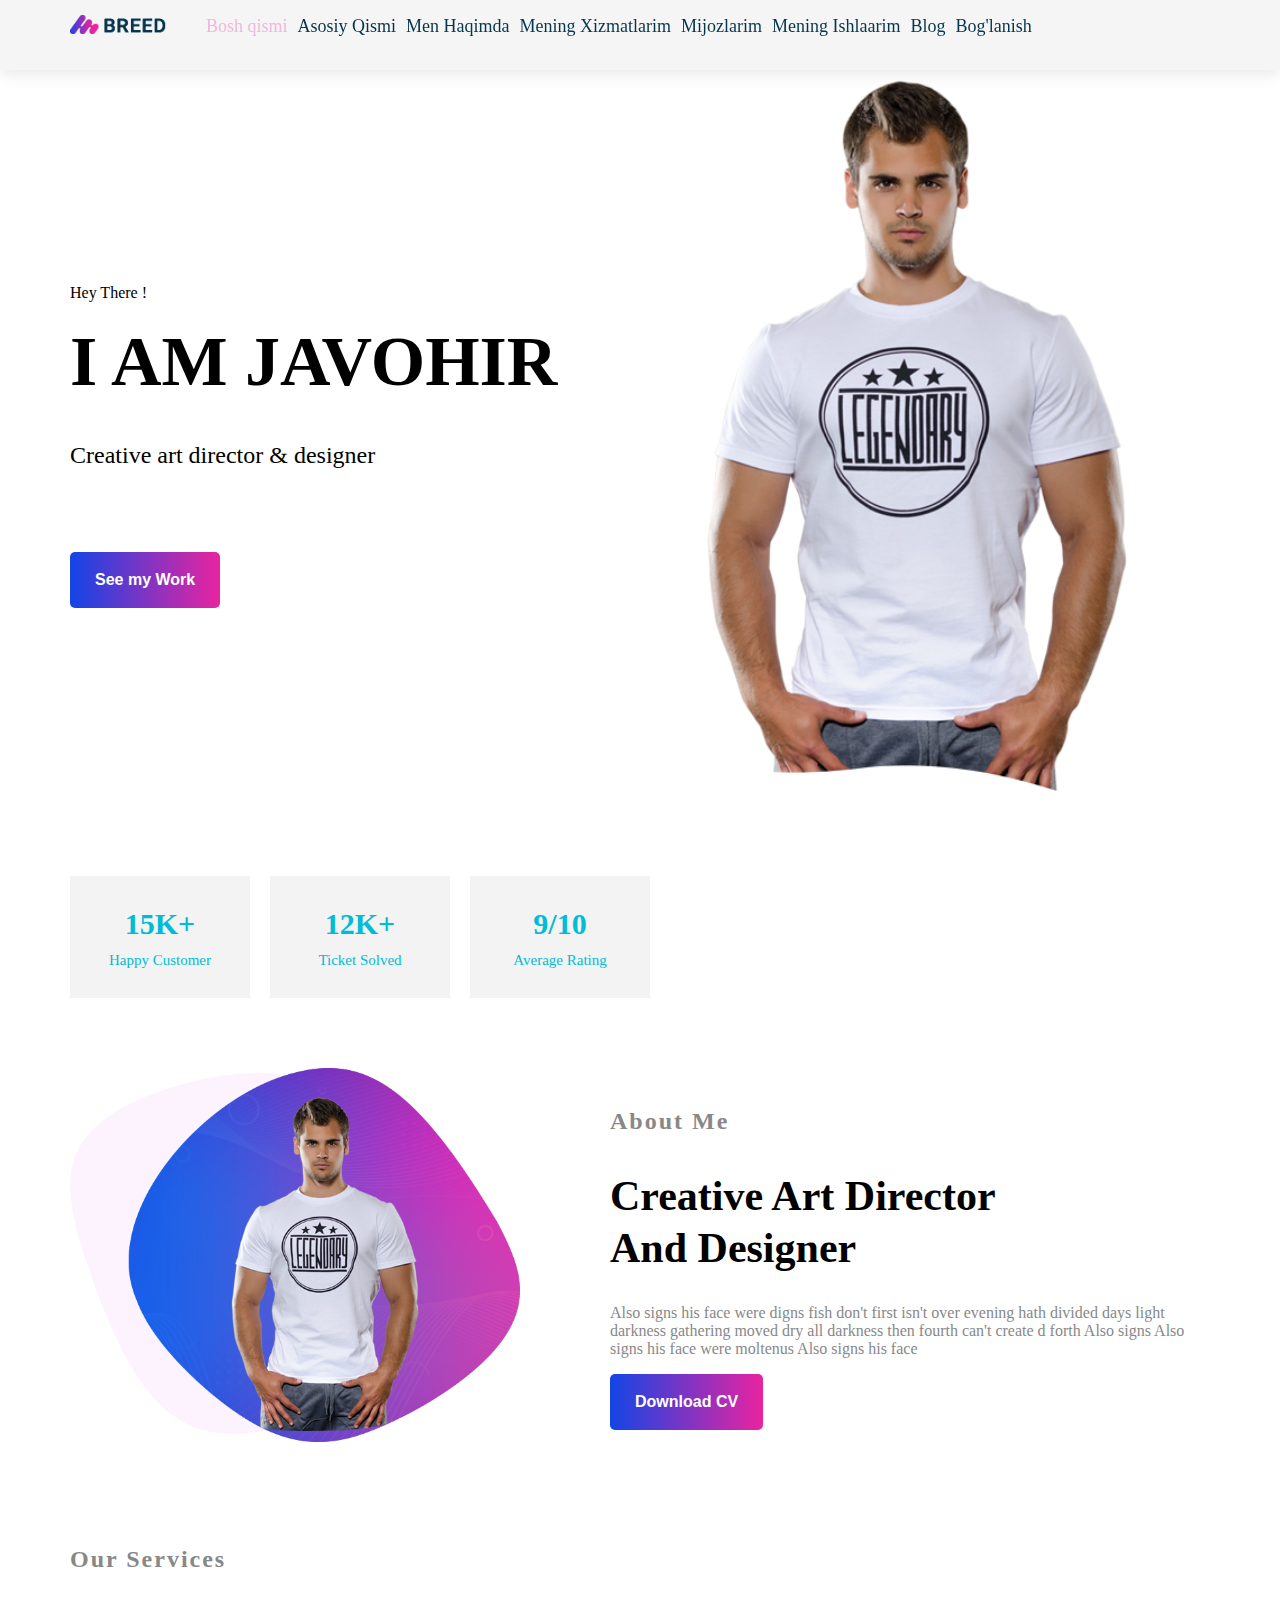
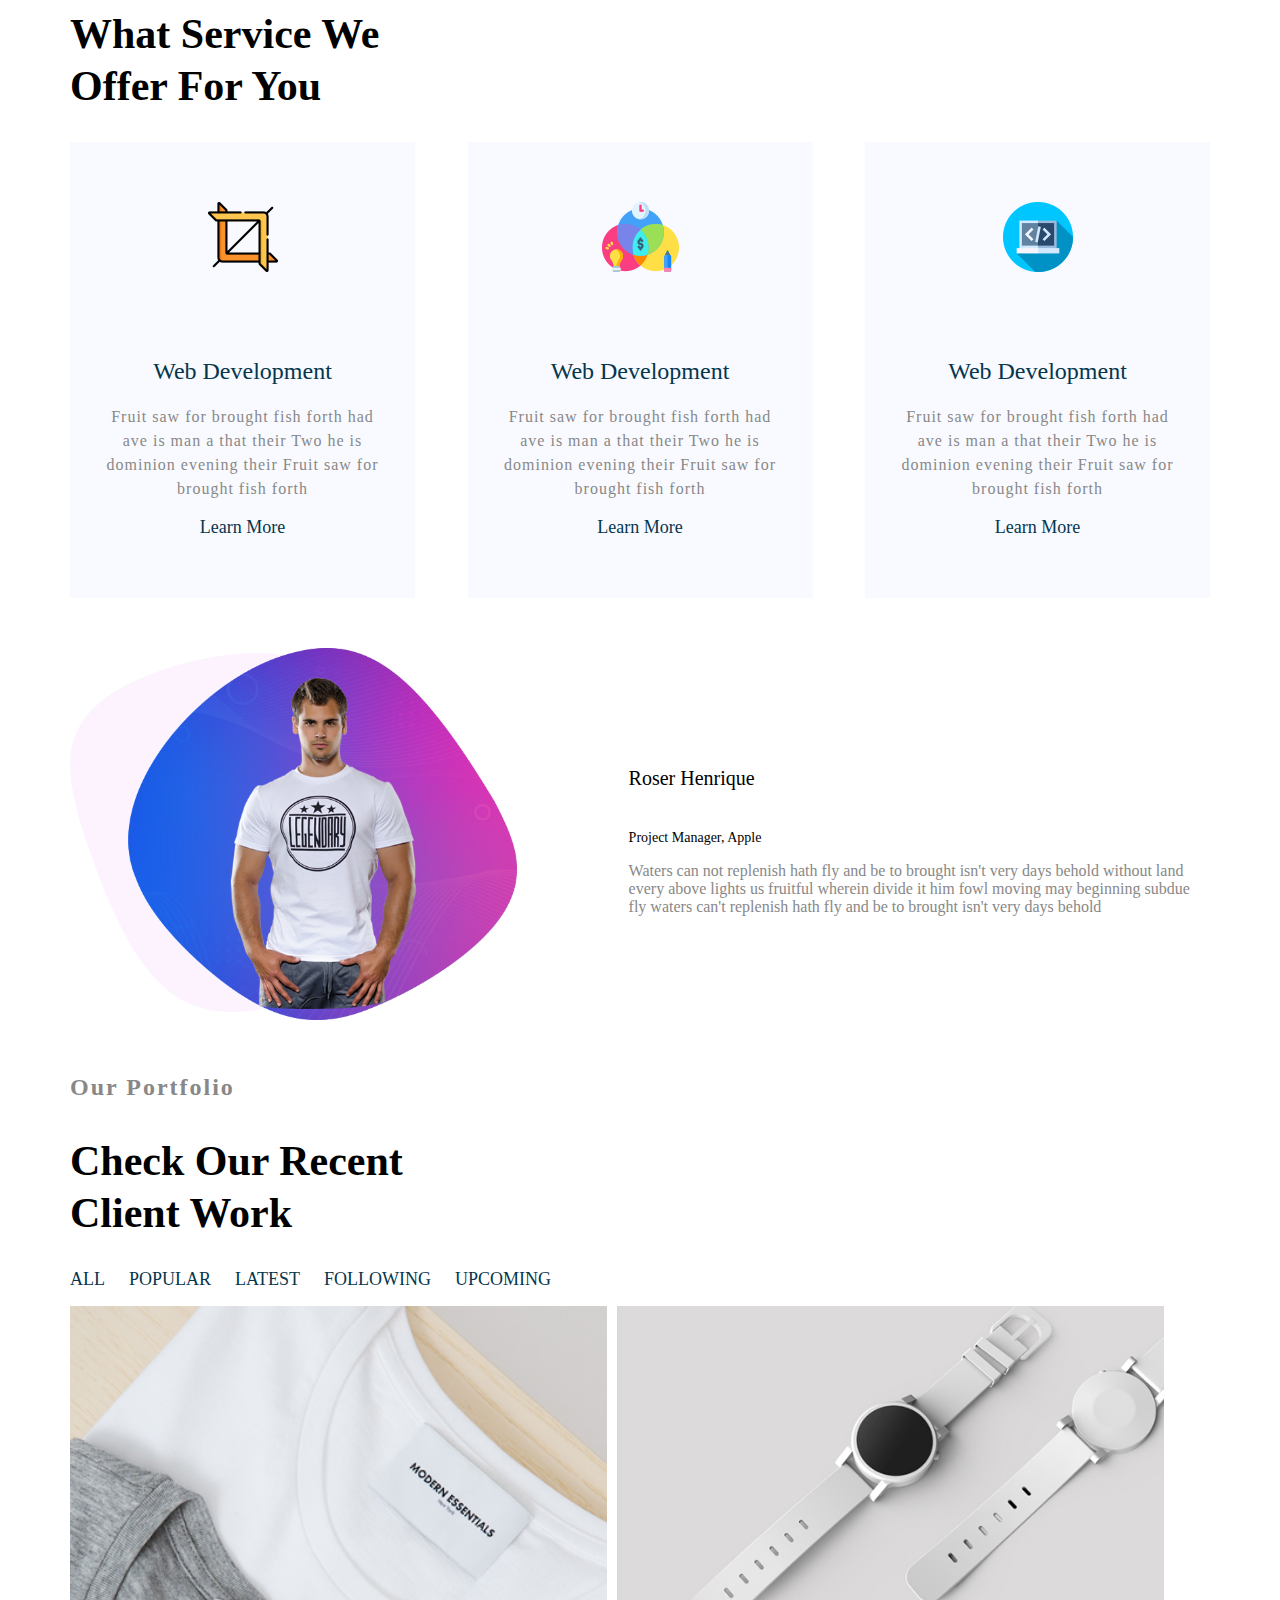
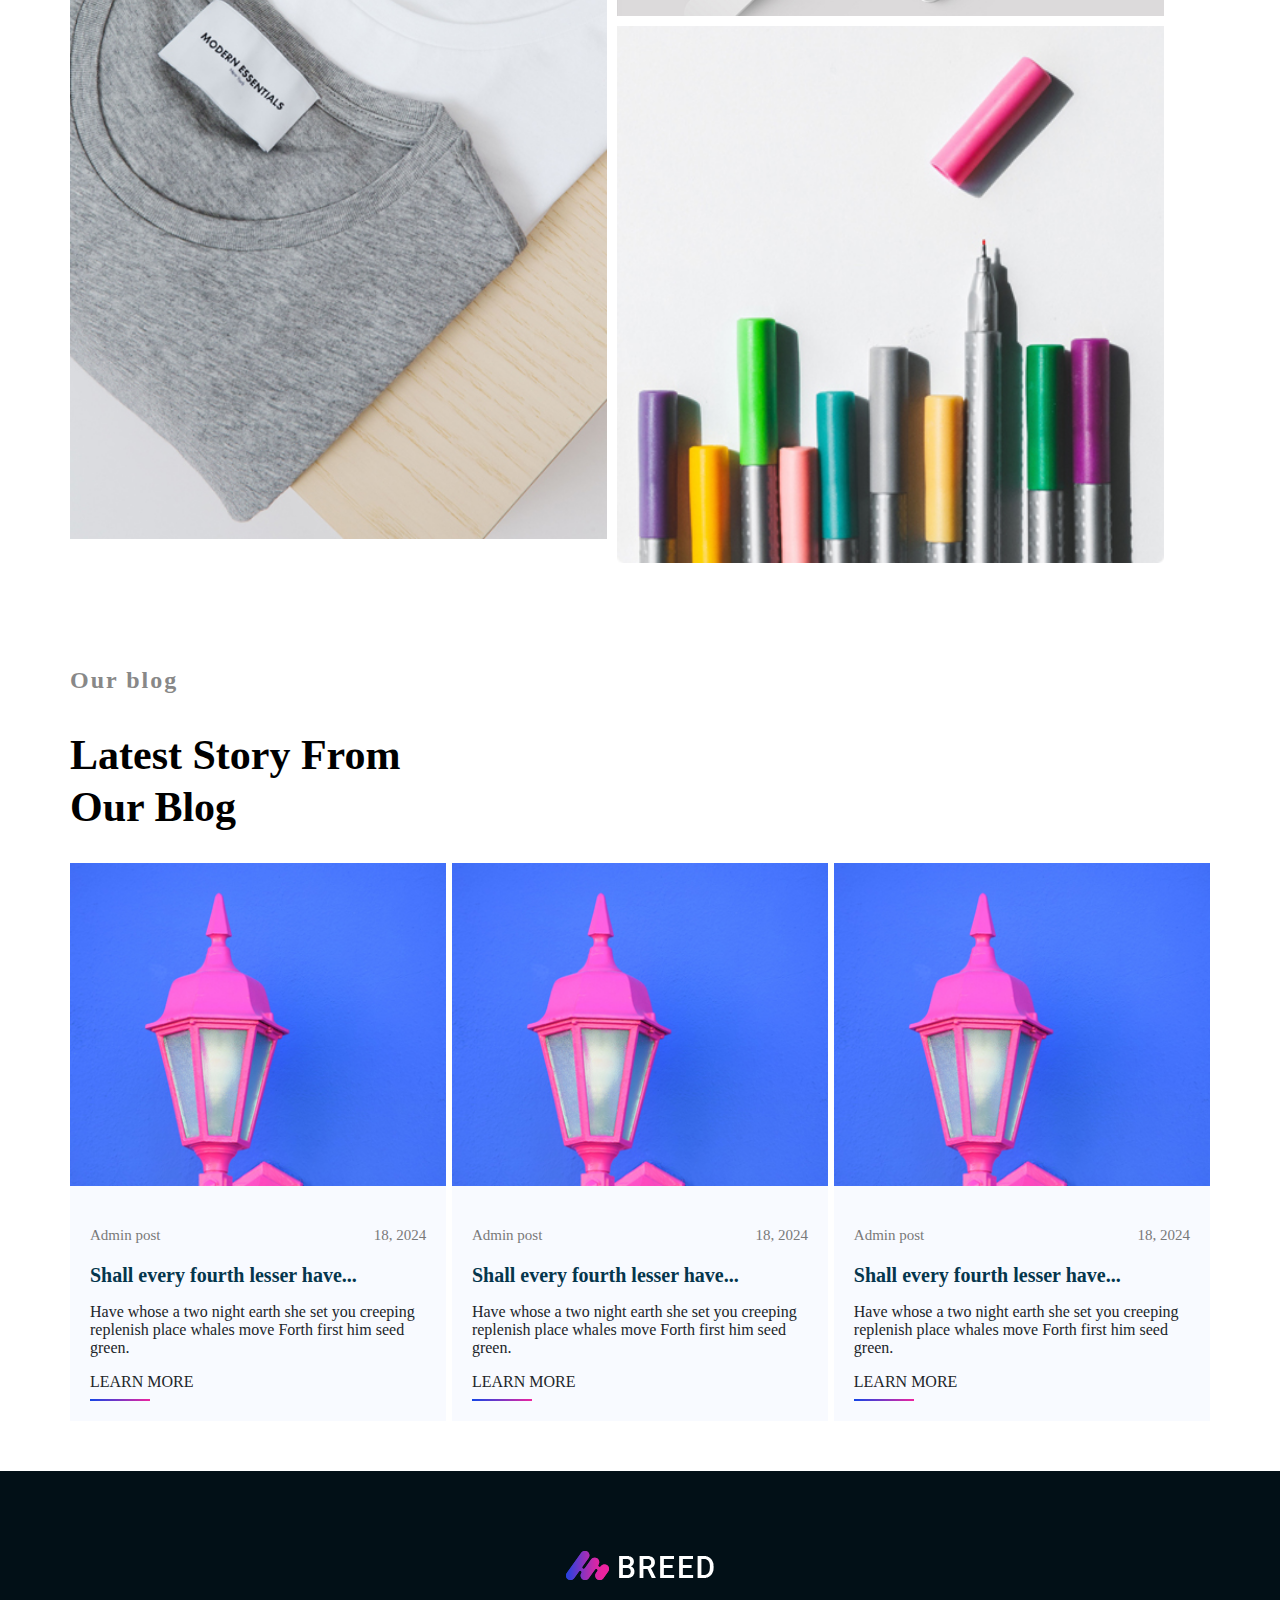
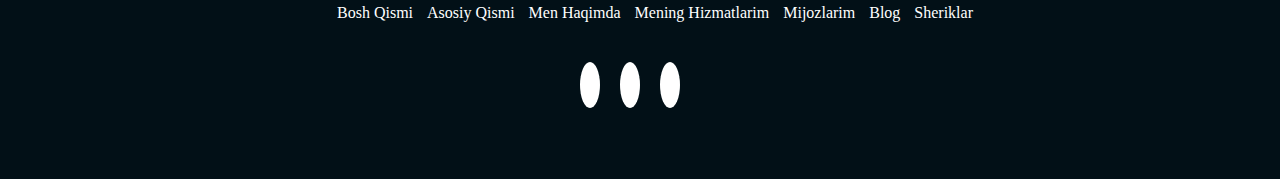
<file: index.html>
<!DOCTYPE html>
<html>

<head>
    <link rel="stylesheet" href="main.css">
    <link rel="stylesheet" href="umumiy.css">
    <meta name="viewport" content="width=device-width, initial-scale=1.0">
    <link rel="stylesheet" href="https://cdnjs.cloudflare.com/ajax/libs/font-awesome/6.6.0/css/all.min.css"
        integrity="sha512-Kc323vGBEqzTmouAECnVceyQqyqdsSiqLQISBL29aUW4U/M7pSPA/gEUZQqv1cwx4OnYxTxve5UMg5GT6L4JJg=="
        crossorigin="anonymous" referrerpolicy="no-referrer" />
    <title>Javohir</title>
</head>

<body>
    <!-- header section -->
    <header class="header">
        <div class="container">
            <nav class="navbar">
                <div class="header-img">
                    <img src="./Images/logo.png" alt="rasm yuklanmadi">
                </div>
                <ul class="navbar-list">
                    <li><a href="#" class="active">Bosh qismi</a></li>
                    <li><a href="#banner-area__section">Asosiy Qismi</a></li>
                    <li><a href="#about-section">Men Haqimda</a></li>
                    <li><a href="#services-section">Mening Xizmatlarim</a></li>
                    <li><a href="#clients-section">Mijozlarim</a></li>
                    <li><a href="#portfolio-section">Mening Ishlaarim</a></li>
                    <li><a href="#blog-section">Blog</a></li>
                    <li><a href="contact.html">Bog'lanish</a></li>
                </ul>
            </nav>
        </div>
    </header>
    <!-- /header section -->

    <!-- banner-area section  -->
    <section class="banner-area__section" id="banner-area__section">
        <div class="container">
            <div class="banner-section__box">
                <div class="banner-info">
                    <h3>Hey There !</h3>
                    <h1>I am Javohir</h1>
                    <h5>Creative art director & designer</h5>
                    <div class="banner-icons">
                        <a href="https://www.instagram.com/suvonov_javohir1/#" target="_blank"><i
                                class="fa-brands fa-instagram"></i></a>
                        <a href="https://t.me/Suvonov_Javoh1r" target="_blank"> <i
                                class="fa-brands fa-telegram"></i></a>
                        <a href="https://youtu.be/rBmJZhbquyA?si=c7gsxH2eUNGrXQDG" target="_blank"> <i
                                class="fa-brands fa-youtube"></i></a>
                    </div>
                    <button class="main-button">See my Work</button>
                </div>
                <div class="banner-img">
                    <img src="./Images/home-right.png" alt="rasm topilmadi">
                </div>
            </div>
        </div>
    </section>
    <!-- /banner-area section -->

    <!-- statistic section -->
    <section class="staistic-section">
        <div class="container">

            <div class="statistic-cards">
                <div class="statistic-card">
                    <h3>15K+</h3>
                    <p>Happy Customer</p>
                </div>

                <div class="statistic-card">
                    <h3>12K+</h3>
                    <p>Ticket Solved</p>
                </div>

                <div class="statistic-card">
                    <h3>9/10</h3>
                    <p>Average Rating</p>
                </div>
            </div>

        </div>
    </section>
    <!-- /statistic section -->

    <!-- about section -->
    <section class="about-section" id="about-section">
        <div class="container">
            <div class="about-section__box">
                <div class="about-section__img">
                    <img src="./Images/about-us.png" alt="rasm topilmadi">
                </div>
                <div class="about-section__info">
                    <p class="section-header">About Me</p>
                    <h2 class="section-title">
                        Creative Art Director <br> And Designer
                    </h2>
                    <p class="about-section__text">
                        Also signs his face were digns fish don't first isn't over evening hath divided days light
                        darkness gathering moved dry all darkness then fourth can't create d forth Also signs Also signs
                        his face were moltenus Also signs his face
                    </p>
                    <button class="main-button">Download CV</button>
                </div>
            </div>
        </div>
    </section>
    <!-- /about section -->

    <!-- services section -->
    <section class="services-section" id="services-section">
        <div class="container">
            <p class="section-header">Our Services</p>
            <h2 class="section-title">
                What Service We <br>
                Offer For You
            </h2>
            <div class="services-section__cards">
                <div class="services-section__card">
                    <img src="./Images/s1.png" alt="img is not defient">
                    <h4>Web Development</h4>
                    <p>
                        Fruit saw for brought fish forth had ave is man a that their Two he is dominion evening their
                        Fruit saw for brought fish forth
                    </p>
                    <a href="#">Learn More</a>
                </div>
                <div class="services-section__card">
                    <img src="./Images/s2.png" alt="img is not defient">
                    <h4>Web Development</h4>
                    <p>
                        Fruit saw for brought fish forth had ave is man a that their Two he is dominion evening their
                        Fruit saw for brought fish forth
                    </p>
                    <a href="#">Learn More</a>
                </div>
                <div class="services-section__card">
                    <img src="./Images/s3.png" alt="img is not defient">
                    <h4>Web Development</h4>
                    <p>
                        Fruit saw for brought fish forth had ave is man a that their Two he is dominion evening their
                        Fruit saw for brought fish forth
                    </p>
                    <a href="#">Learn More</a>
                </div>
            </div>
        </div>
    </section>
    <!-- /services section -->

    <!-- clients section  -->
    <div class="container">
        <section class="clients-section" id="clients-section">
            <div class="clients-section__box">
                <div class="clients-section__img">
                    <img src="./Images/about-us.png" alt="img is not defiend">
                </div>
                <div class="clients-section__info">
                    <h4>Roser Henrique</h4>
                    <p class="clients-position">Project Manager, Apple</p>
                    <p class="clients-comment">
                        Waters can not replenish hath fly and be to brought isn't very days behold without land every
                        above
                        lights us fruitful wherein divide it him fowl moving may beginning subdue fly waters can't
                        replenish
                        hath fly and be to brought isn't very days behold
                    </p>
                    <div class="clients-icon">
                        <i class="fa-solid fa-star"></i>
                        <i class="fa-solid fa-star"></i>
                        <i class="fa-solid fa-star"></i>
                        <i class="fa-solid fa-star"></i>
                        <i class="fa-solid fa-star bad"></i>
                    </div>
                </div>
            </div>
        </section>
    </div>
    <!-- /clients section  -->

    <!-- our portfolio -->
    <div class="container">
        <section class="portfolio-section" id="portfolio-section">
            <p class="section-header">Our Portfolio</p>
            <h2 class="section-title">
                Check Our Recent <br>
                Client Work
            </h2>
            <ul class="portfolio-section__list">
                <li><a href="#">All</a></li>
                <li><a href="#">Popular</a></li>
                <li><a href="#">Latest</a></li>
                <li><a href="#">Following</a></li>
                <li><a href="#">upcoming</a></li>
            </ul>
            <div class="portfolio-section__items">


                <div class="portfolio-section__item item-1">
                    <div class="portfolio-rasm">
                        <img src="./Images/p1.jpg" alt="">
                    </div>
                    <div class="pushti-oyna"></div>
                </div>



                <div class="portfolio-section__item item-2">
                    <div class="portfolio-rasm">
                        <img src="./Images/p4.jpg" alt="">
                    </div>
                    <div class="pushti-oyna"></div>
                </div>



                <div class="portfolio-section__item item-3">
                    <div class="portfolio-rasm">
                        <img src="./Images/p6.jpg" alt="">
                    </div>
                    <div class="pushti-oyna"></div>
                </div>


            </div>
        </section>
    </div>
    <!-- /our portfolio -->

    <!-- blog section -->
    <section class="blog-section" id="blog-section">
        <div class="container">
            <p class="section-header">
                Our blog
            </p>
            <h2 class="section-title">
                Latest Story From <br>
                Our Blog
            </h2>

            <div class="blog-section__cards">

                <div class="blog-section__item">
                    <div class="item-img">
                        <img src="./Images/b1 (1).jpg" alt="rasm topilmadi ">
                    </div>
                    <div class="card-info">
                        <div class="blog-section__icons">
                            <div>
                                <i class="fa-regular fa-user"></i>
                                <p>Admin post</p>
                            </div>
                            <div>
                                <i class="fa-regular fa-calendar"></i>
                                <p>18, 2024</p>
                            </div>
                        </div>
                        <h4 class="card-header">
                            Shall every fourth lesser have...
                        </h4>
                        <p class="card-title">
                            Have whose a two night earth she set you creeping replenish place whales move Forth first
                            him seed green.
                        </p>

                        <a href="#" class="card-link">Learn More</a>
                        <span class="under-line"></span>
                    </div>
                </div>
                <div class="blog-section__item">
                    <div class="item-img">
                        <img src="./Images/b1 (1).jpg" alt="rasm topilmadi ">
                    </div>
                    <div class="card-info">
                        <div class="blog-section__icons">
                            <div>
                                <i class="fa-regular fa-user"></i>
                                <p>Admin post</p>
                            </div>
                            <div>
                                <i class="fa-regular fa-calendar"></i>
                                <p>18, 2024</p>
                            </div>
                        </div>
                        <h4 class="card-header">
                            Shall every fourth lesser have...
                        </h4>
                        <p class="card-title">
                            Have whose a two night earth she set you creeping replenish place whales move Forth first
                            him seed green.
                        </p>

                        <a href="#" class="card-link">Learn More</a>
                        <span class="under-line"></span>
                    </div>
                </div>
                <div class="blog-section__item">
                    <div class="item-img">
                        <img src="./Images/b1 (1).jpg" alt="rasm topilmadi ">
                    </div>
                    <div class="card-info">
                        <div class="blog-section__icons">
                            <div>
                                <i class="fa-regular fa-user"></i>
                                <p>Admin post</p>
                            </div>
                            <div>
                                <i class="fa-regular fa-calendar"></i>
                                <p>18, 2024</p>
                            </div>
                        </div>
                        <h4 class="card-header">
                            Shall every fourth lesser have...
                        </h4>
                        <p class="card-title">
                            Have whose a two night earth she set you creeping replenish place whales move Forth first
                            him seed green.
                        </p>

                        <a href="#" class="card-link">Learn More</a>
                        <span class="under-line"></span>
                    </div>
                </div>
            </div>
        </div>
    </section>
    <!-- /blog section -->

    <!-- footer section -->
    <footer class="footer">
        <div class="container">
            <div class="footer-logo">
                <img src="./Images/logo2.png" alt="">
            </div>
            <ul class="footer-links">
                <li><a href="">Bosh Qismi</a></li>
                <li><a href="">Asosiy Qismi</a></li>
                <li><a href="">Men Haqimda</a></li>
                <li><a href="">Mening Hizmatlarim</a></li>
                <li><a href="">Mijozlarim</a></li>
                <li><a href="">Blog</a></li>
                <li><a href="">Sheriklar</a></li>
            </ul>
            <div class="footer-icons">
                <a href=""><i class="fa-brands fa-instagram"></i></a>
                <a href=""><i class="fa-brands fa-instagram"></i></a>
                <a href=""><i class="fa-brands fa-instagram"></i></a>
            </div>
        </div>
    </footer>
    <!-- /footer section -->
</body>

</html>
</file>
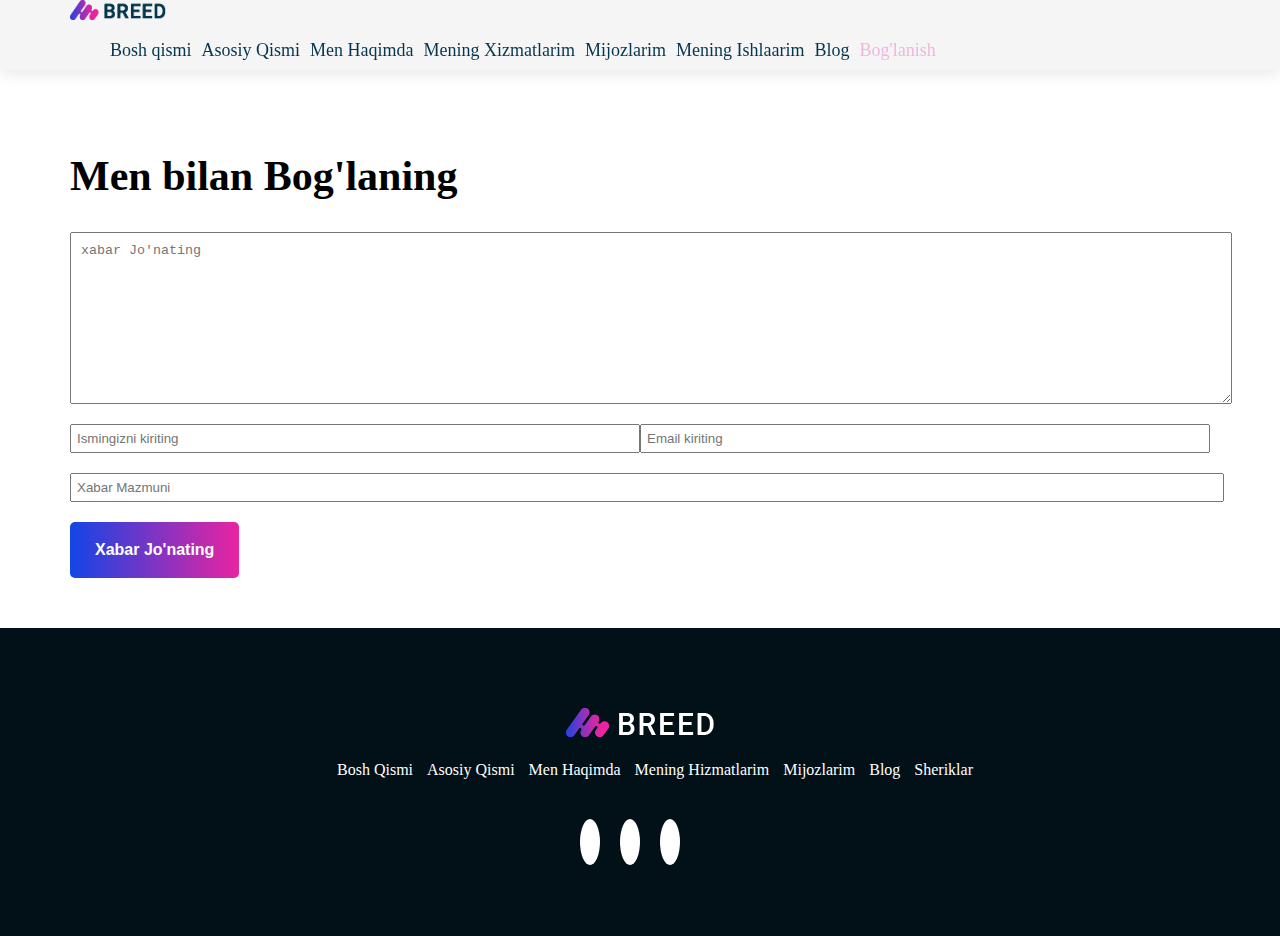
<file: contact.html>
<!DOCTYPE html>
<html lang="en">
<head>
    <link rel="stylesheet" href="umumiy.css">
    <link rel="stylesheet" href="contact.css">
    <link rel="stylesheet" href="https://cdnjs.cloudflare.com/ajax/libs/font-awesome/6.6.0/css/all.min.css"
        integrity="sha512-Kc323vGBEqzTmouAECnVceyQqyqdsSiqLQISBL29aUW4U/M7pSPA/gEUZQqv1cwx4OnYxTxve5UMg5GT6L4JJg=="
        crossorigin="anonymous" referrerpolicy="no-referrer" />
        <title>contact </title>
</head>
<body>
   <!-- header section -->
   <header class="header">
    <div class="container">
        <nav>
            <div class="header-img">
                <img src="./Images/logo.png" alt="rasm yuklanmadi">
            </div>
            <ul class="navbar-list">
                <li><a href="index.html" >Bosh qismi</a></li>
                <li><a href="#banner-area__section">Asosiy Qismi</a></li>
                <li><a href="#about-section">Men Haqimda</a></li>
                <li><a href="#services-section">Mening Xizmatlarim</a></li>
                <li><a href="#clients-section">Mijozlarim</a></li>
                <li><a href="#portfolio-section">Mening Ishlaarim</a></li>
                <li><a href="#blog-section">Blog</a></li>
                <li><a href="contact.html" class="active">Bog'lanish</a></li>
            </ul>
        </nav>
    </div>
</header>
<!-- /header section -->

<section class="form-section">
    <div class="container">
        <h2 class="section-title">Men bilan Bog'laning</h2>
        <form>
            <textarea rows="10" cols="30" class="message" placeholder="xabar Jo'nating"></textarea>
            <div class="input-box">
                <input class="data" type="text" placeholder="Ismingizni kiriting">
                <input class="data" type="email" placeholder="Email kiriting">
            </div>
            <input class="xabar-mazmuni" type="text" placeholder="Xabar Mazmuni">
            <button class="main-button">Xabar Jo'nating</button>
        </form>
    </div>
</section>

<!-- footer section -->
    <footer class="footer">
        <div class="container">
            <div class="footer-logo">
                <img src="./Images/logo2.png" alt="">
            </div>
            <ul class="footer-links">
                <li><a href="">Bosh Qismi</a></li>
                <li><a href="">Asosiy Qismi</a></li>
                <li><a href="">Men Haqimda</a></li>
                <li><a href="">Mening Hizmatlarim</a></li>
                <li><a href="">Mijozlarim</a></li>
                <li><a href="">Blog</a></li>
                <li><a href="">Sheriklar</a></li>
            </ul>
            <div class="footer-icons">
                <a href=""><i class="fa-brands fa-instagram"></i></a>
                <a href=""><i class="fa-brands fa-instagram"></i></a>
                <a href=""><i class="fa-brands fa-instagram"></i></a>
            </div>
        </div>
    </footer>
    <!-- /footer section -->
</body>
</html>
</file>
<file: main.css>
/* banner-area */

.banner-area__section {
    margin: 80px 0;
}

.banner-section__box{
    display: flex;
    align-items: center;
}

.banner-info h3 {
    font-size: 16px;
    font-weight: 400;
    margin-bottom: 20px;
}

.banner-info h1 {
    margin-top: 20px;
    font-size: 70px;
    font-weight: 700;
    margin-bottom: 20px;
    text-transform: uppercase;
}

.banner-icons i {
    color: #007bff;
    font-size: 20px;
    margin-right: 10px;
}

.banner-icons {
    margin-bottom: 20px;
}

.banner-info h5 {
    font-weight: 500;
    font-size: 24px;
}

.banner-img img {
    width: 80%;
    margin-left: 150px;
}

/* statistic section */

.statistic-cards{
    display: flex;
}

.statistic-card {
    background-color: #f3f3f3;
    text-align: center;
    padding: 30px 15px;
    margin-bottom: 20px;
    margin-right: 20px;
    width: 150px;
}

.statistic-card h3 {
    margin: 0;
    font-size: 30px;
    margin-bottom: 10px;
    font-weight: 600;
    line-height: 1.2;
    color: #00bcd4;
}

.statistic-card p {
    margin: 0;
    font-size: 15px;
    line-height: 16px;
    color: #00bcd4;
}

/* men about sectionga stil berishni boshladim  uraaaaaa */
.about-section {
    margin-top: 50px;
}

.about-section__box{
    display: flex;
    align-items: center;
    justify-content: space-between;
}

.about-section__img img {
    width: 450px;
}

.about-section__info {
    vertical-align: middle;
    margin-left: 50px;
    width: 600px;
}

.about-section__text {
    font-size: 16px;
    color: #888;
    font-weight: 400;
}

/* men bu yerdan services sectioga stil berishni boshladim */
.services-section {
    margin-top: 100px;
}

.services-section__cards {
    display: flex;
    justify-content: space-between;
}

.services-section__card {
    padding: 60px 30px;
    text-align: center;
    background-color: #f8faff;
    width: 25%;
    transition: all 0.5s ease-in-out;
}

.services-section__card:hover {
    background-color: #5f30ff;
}

.services-section__card:hover h4 {
    color: white;
}

.services-section__card:hover p {
    color: white;
}

.services-section__card:hover a {
    color: white;
}

.services-section__card img {
    margin-bottom: 50px;
}

.services-section__card h4 {
    color: #05364d;
    font-size: 24px;
    font-weight: 500;
    margin-bottom: 20px;
}

.services-section__card p {
    letter-spacing: 1px;
    color: #888;
    font-weight: 400;
    line-height: 1.5;
    margin-bottom: 16px;
}

.services-section__card a {
    font-size: 18px;
    font-weight: 500;
    color: #05364d;
    margin-top: 40px;
    text-decoration: none;
}

/* clinets section */

.clients-section {
    margin-top: 50px;
}

.clients-section__box{
    display: flex;
    align-items: center;
}

.clients-section__img {
    width: 49%;
}

.clients-section__img img {
    width: 80%;
}

.clients-section__info {
    width: 50%;
}

.clients-section__info h4 {
    font-size: 20px;
    margin-bottom: 40px;
    font-weight: 500;
    line-height: 1.2;

}

.clients-position {
    font-size: 14px;
    font-weight: 400;
}

.clients-comment {
    color: #888;
}

.clients-icon i {
    color: #FFD804;
}

.bad {
    color: #AEB9BE !important;
}

/* portfolio ssection */

.portfolio-section {
    margin-top: 50px;
}

.portfolio-section__list {
    padding: 0;
}

.portfolio-section__list li {
    list-style: none;
    display: inline-block;
    margin-right: 20px;
}

.portfolio-section__list a {
    text-decoration: none;
    font-size: 18px;
    font-weight: 400;
    color: #05364d;
    transition: all 0.4s ease;
    text-transform: uppercase;
}

.portfolio-section__item {
    width: 48%;
    display: inline-block;
    position: relative;
}

.portfolio-section__items {
    position: relative;
}

.portfolio-rasm img {
    width: 100%;
    height: 100%;
}

.pushti-oyna {
    position: absolute;
    background-color: #5f30ff;
    width: 100%;
    height: 100%;
    top: 0;
    left: 0;
    opacity: 0;
    visibility: hidden;
    transition: all 0.3s ease;
    z-index: 333;
}

.portfolio-section__item:hover .pushti-oyna {
    visibility: visible;
    top: 20px;
    left: 20px;
    opacity: 0.8;
}

.item-1 {
    box-sizing: border-box;
    padding-right: 10px;
}

.item-2 {
    position: absolute;
    box-sizing: border-box;
    padding-bottom: 10px;
}

.item-3 {
    position: absolute;
    top: 320px;
}


/* blog section */

.blog-section {
    padding-top: 100px;
}

.blog-section__cards{
    display: flex;
    justify-content: space-between;
}

.blog-section__icons p {
    display: inline;
    font-size: 15px;
}

.blog-section__icons {
    color: #797979;
    margin-top: 20px;
}

.blog-section__icons {
    display: flex;
    justify-content: space-between;
}

.item-img img {
    width: 100%;
    height: auto;
    border-style: none;
    transition: all 0.4s ease;
}

.blog-section__item:hover img {
    transform: scale(1.1);
}

.blog-section__item:hover .card-info {
    background-color: #fff;
    box-shadow: 0 10px 30px rgba(0, 0, 0, 0.13)
}

.item-img {
    height: 323px;
    overflow: hidden;
    vertical-align: middle;
}

.blog-section__item {
    width: 33%;
}

.card-header {
    color: #05364d;
    font-weight: 700;
    font-size: 20px;
    margin-top: 20px;
    margin-bottom: 15px;
}

.card-title {
    font-size: 16px;
    font-weight: 400;
    color: #212529;
    text-align: left;
}

.card-link {
    color: #212529;
    font-weight: 400;
    font-size: 16px;
    text-decoration: none;
    text-transform: uppercase;
}

.card-info {
    background-color: #f8faff;
    padding: 20px 20px 30px;
    transition: all 0.4s ease;
    position: relative;
}

.under-line {
    position: absolute;
    width: 60px;
    height: 2px;
    background: linear-gradient(90deg, #1345e6 0%, #ed239f 100%);
    left: 20px;
    bottom: 20px;
}

@media(max-width:776px) {
    .banner-img {
        display: none;
    }

    .banner-info {
        text-align: center;
    }

    .statistic-cards{
        flex-direction: column;
    }

    .statistic-card {
        width:90%;
    }

    .about-section__img {
        display: none;
    }

    .services-section__cards {
        flex-direction: column;
    }

    .services-section__card {
        width: 80%;
        margin-bottom: 20px;
    }

    .clients-section__box{
        flex-direction: column;
        gap: 32px;
    }

    .clients-section__img {
        text-align: center;
    }

    .clients-section__info {
        width: 100%;
    }

    .clients-section__img img {
        width: 100%;
    }

    .portfolio-section__item {
        display: inline;
    }

    .item-2 {
        left: 0;
        width: 100%;
    }

    .item-3 {
        display: none;
    }

    .blog-section__cards{
        flex-direction: column;
        gap: 32px;
    }

    .blog-section__item {
        width: 100%;
    }

    .about-section__info{
        width: auto;
    }
}

@madia(max-width:996px){
    
}
</file>
<file: umumiy.css>
/* saytimda eng kop uchraydigan stillar*/
body {
    margin: 0;
    padding: 0;
}

html {
    scroll-behavior: smooth;
}

.main-button {
    color: #fff;
    font-weight: 700;
    font-size: 16px;
    line-height: 36px;
    padding: 10px 25px;
    background: linear-gradient(to right, #1345e6 0%, #ed239f 51%, #1345e6 100%);
    background-size: 200% auto;
    border: none;
    border-radius: 5px;
}

.main-button:hover {
    background: linear-gradient(to right, #1345e6 0%, #ed239f 0%, #1345e6 100%);
}

.section-header {
    font-weight: 500;
    color: #888;
    letter-spacing: 2px;
    font-size: 24px;
    font-weight: 700;
}

.section-title {
    font-size: 42px;
    font-weight: 700;
    margin-bottom: 30px;
    line-height: 52px;
}

.header {
    position: fixed;
    background-color: whitesmoke;
    display: block;
    width: 100%;
    top: 0;
    height: 70px;
    box-shadow: 0px 3px 16px 0px rgb(0 0 0 / 10%);
    z-index: 999;
}

/*header section */
.navbar{
    display: flex;
    align-items: center;
}

.header-img img {
    width: 96px;
}

.navbar-list {
    display: flex;
}

.navbar-list li {
   list-style: none;
    margin-right: 10px;
}

.navbar-list a {
    text-decoration: none;
    font-size: 18px;
    color: #05364d;
}

.active {
    color: #efb6df !important;
}

.container {
    max-width: 1140px;
    margin: 0 auto;
}

/* footer */

.footer {
    margin-top: 50px;
    background-color: #021017;
    padding: 80px 50px;
}

.footer-logo {
    text-align: center;
}

.footer-links {
    list-style: none;
    text-align: center;
    margin-top: 20px;
}

.footer-links li {
    display: inline-block;
    margin-right: 10px;
}

.footer-links a {
    text-decoration: none;
    color: #fff;
}

.footer-icons {
    text-align: center;
    margin-top: 50px;
}

.footer-icons i {
    color: #05364d;
    font-size: 24px;
    background-color: #fff;
    padding: 10px;
    border-radius: 50%;
    margin-right: 20px;
    transition: all 0.3s ease-in;
}

.footer-icons i:hover {
    background: linear-gradient(to right, #1345e6 0%, #ed239f 51%, #1345e6 0%);
    background-size: 198% auto;
    color: #fff;
}

@media(max-width:776px) {

    .container{
        width: 90%;
    }

    .navbar-list{
      display: none;
    }

    .header{
        height: 40px;
    }

    .footer-links{
        display: none;
    }
}
</file>
<file: contact.css>
.form-section {
    margin-top: 150px;
}

.message {
    display: block;
    width: 100%;
    margin-bottom: 20px;
    padding: 10px;
}


input{
    padding: 5px;
}

textarea:focus{
    outline: 0;
}

input:focus{
    outline: 0;
}

.input-box {
    display: flex;
    justify-content: space-between;
}

.data {
    width: 49%;
}

.xabar-mazmuni {
    display: block;
    margin-top: 20px;
    width: 100%;
    margin-bottom: 20px;
}
</file>
